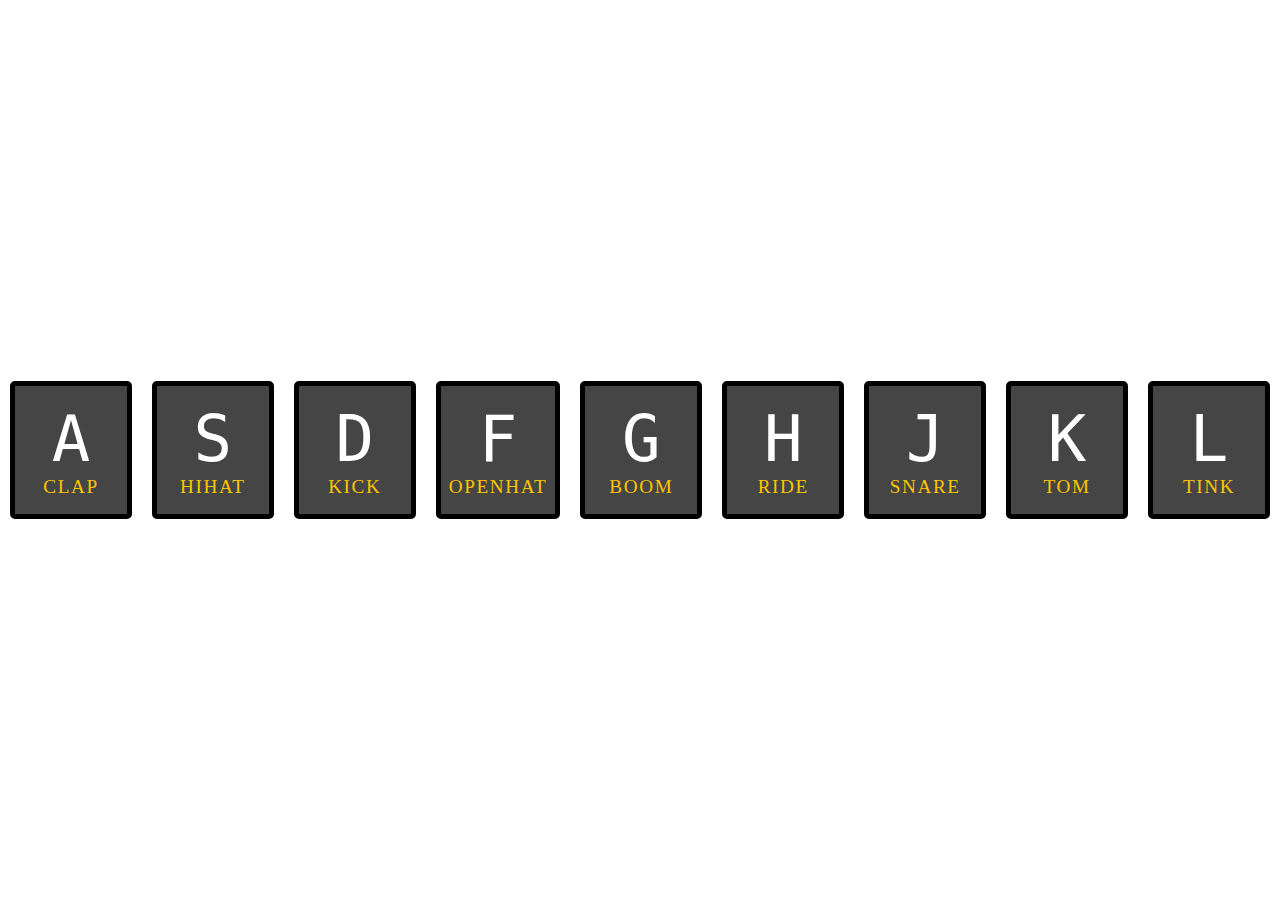
<file: 01_Drum kit/index.html>
<!DOCTYPE html>
<html lang="en">

<head>
    <meta charset="UTF-8">
    <meta name="viewport" content="width=device-width, initial-scale=1.0">
    <meta http-equiv="X-UA-Compatible" content="ie=edge">
    <title>01_Drum kit</title>
    <link rel="stylesheet" href="index.css">
</head>

<body>
    <div id="keyArea">
        <div class="key" data-key="65">
            <kbd>A</kbd>
            <span class="intro">clap</span>
        </div>
        <div class="key" data-key="83">
            <kbd>S</kbd>
            <span class="intro">hihat</span>
        </div>
        <div class="key" data-key="68">
            <kbd>D</kbd>
            <span class="intro">kick</span>
        </div>
        <div class="key" data-key="70">
            <kbd>F</kbd>
            <span class="intro">openhat</sp
                an></div>
        <div class="key" data-key="71">
            <kbd>G</kbd>
            <span class="intro">boom</span>
        </div>
        <div class="key" data-key="72">
            <kbd>H</kbd>
            <span class="intro">ride</span>
        </div>
        <div class="key" data-key="74">
            <kbd>J</kbd>
            <span class="intro">snare</span
                ></div>
        <div class="key" data-key="75">
            <kbd>K</kbd>
            <span class="intro">tom</span>
        </div>
        <div class="key" data-key="76">
            <kbd>L</kbd>
            <span class="intro">tink</span>
        </div>
    </div>
    
    <script src="index.js"></script>
</body>
</html>
</file>
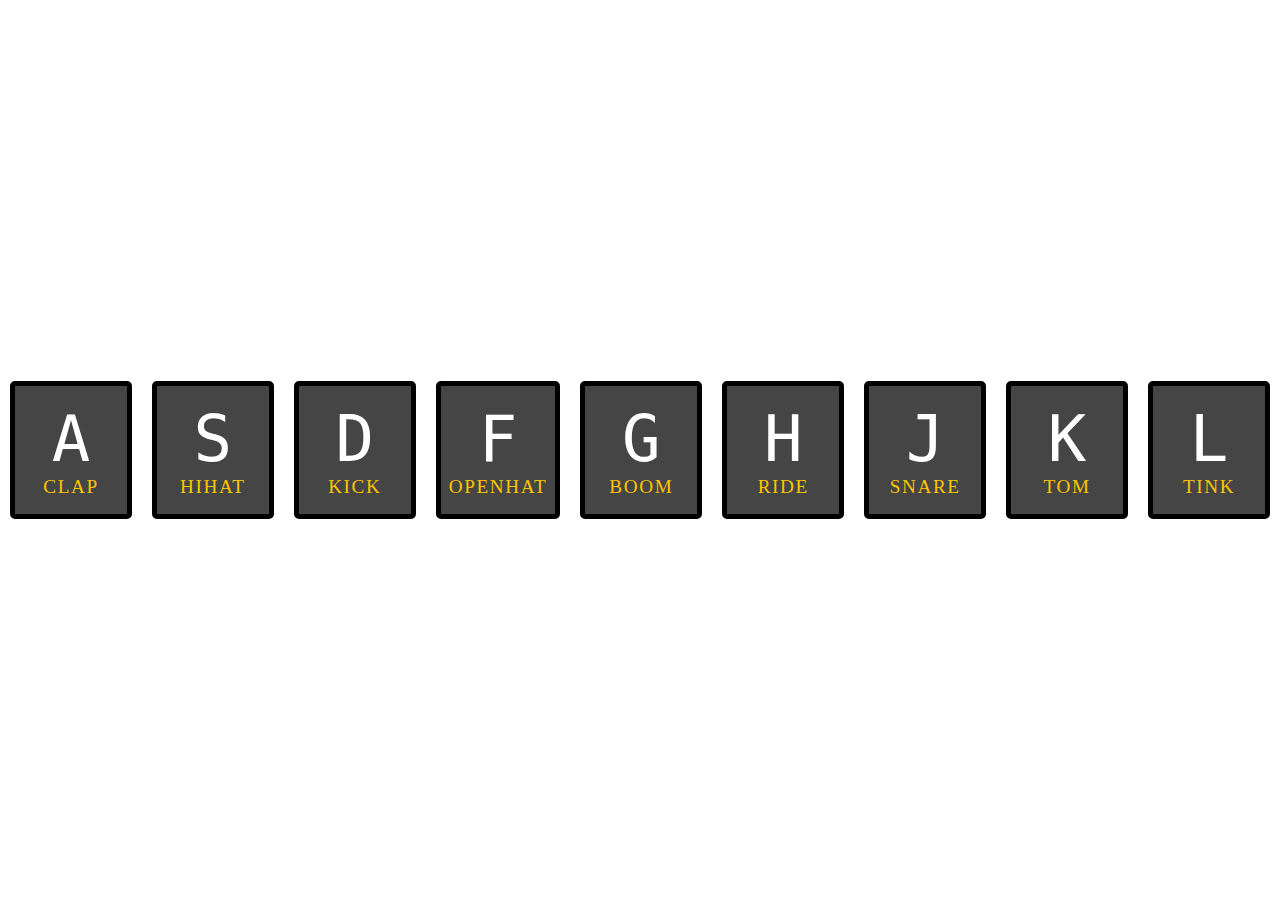
<file: day1/index.html>
<!DOCTYPE html>
<html lang="en">

<head>
    <meta charset="UTF-8">
    <meta name="viewport" content="width=device-width, initial-scale=1.0">
    <meta http-equiv="X-UA-Compatible" content="ie=edge">
    <title>Day1</title>
    <link rel="stylesheet" href="index.css">
</head>

<body>
    <div id="keyArea">
        <div class="key" data-key="65">
            <kbd>A</kbd>
            <span class="intro">clap</span>
        </div>
        <div class="key" data-key="83">
            <kbd>S</kbd>
            <span class="intro">hihat</span>
        </div>
        <div class="key" data-key="68">
            <kbd>D</kbd>
            <span class="intro">kick</span>
        </div>
        <div class="key" data-key="70">
            <kbd>F</kbd>
            <span class="intro">openhat</sp
                an></div>
        <div class="key" data-key="71">
            <kbd>G</kbd>
            <span class="intro">boom</span>
        </div>
        <div class="key" data-key="72">
            <kbd>H</kbd>
            <span class="intro">ride</span>
        </div>
        <div class="key" data-key="74">
            <kbd>J</kbd>
            <span class="intro">snare</span
                ></div>
        <div class="key" data-key="75">
            <kbd>K</kbd>
            <span class="intro">tom</span>
        </div>
        <div class="key" data-key="76">
            <kbd>L</kbd>
            <span class="intro">tink</span>
        </div>
    </div>
    
    <script src="index.js"></script>
</body>
</html>
</file>
<file: 01_Drum kit/index.css>
body{
    background-image: url("http://i.imgur.com/b9r5sEL.jpg");
    margin: 0;
}

#keyArea{
    display: flex;
    flex: 1; 
    min-height: 100vh;
    justify-content: space-around;
    align-items: center;
}

.key{
    border: solid 5px black;
    background-color:  rgba(0, 0, 0, 0.73);
    border-radius: 5px;
    color: white;
    width: 10rem;
    margin:10px;
    text-align: center;
    padding: 1rem 0.5rem;
    cursor: pointer;
}

.key kbd{
    display: block;
    font-size: 4rem;
}

.key span{
    font-size: 1.2rem;
    text-transform: uppercase;
    letter-spacing: .1rem;
    color: #ffc600;
}

.playing {
    transform: scale(1.1);
    border-color: #ffc600;
    box-shadow: 0 0 1rem #ffc600;
}
</file>
<file: day1/index.css>
body{
    background-image: url("http://i.imgur.com/b9r5sEL.jpg");
    margin: 0;
}

#keyArea{
    display: flex;
    flex: 1; 
    min-height: 100vh;
    justify-content: space-around;
    align-items: center;
}

.key{
    border: solid 5px black;
    background-color:  rgba(0, 0, 0, 0.73);
    border-radius: 5px;
    color: white;
    width: 10rem;
    margin:10px;
    text-align: center;
    padding: 1rem 0.5rem;
}

.key kbd{
    display: block;
    font-size: 4rem;
}

.key span{
    font-size: 1.2rem;
    text-transform: uppercase;
    letter-spacing: .1rem;
    color: #ffc600;
}

.playing {
    transform: scale(1.1);
    border-color: #ffc600;
    box-shadow: 0 0 1rem #ffc600;
}
</file>
